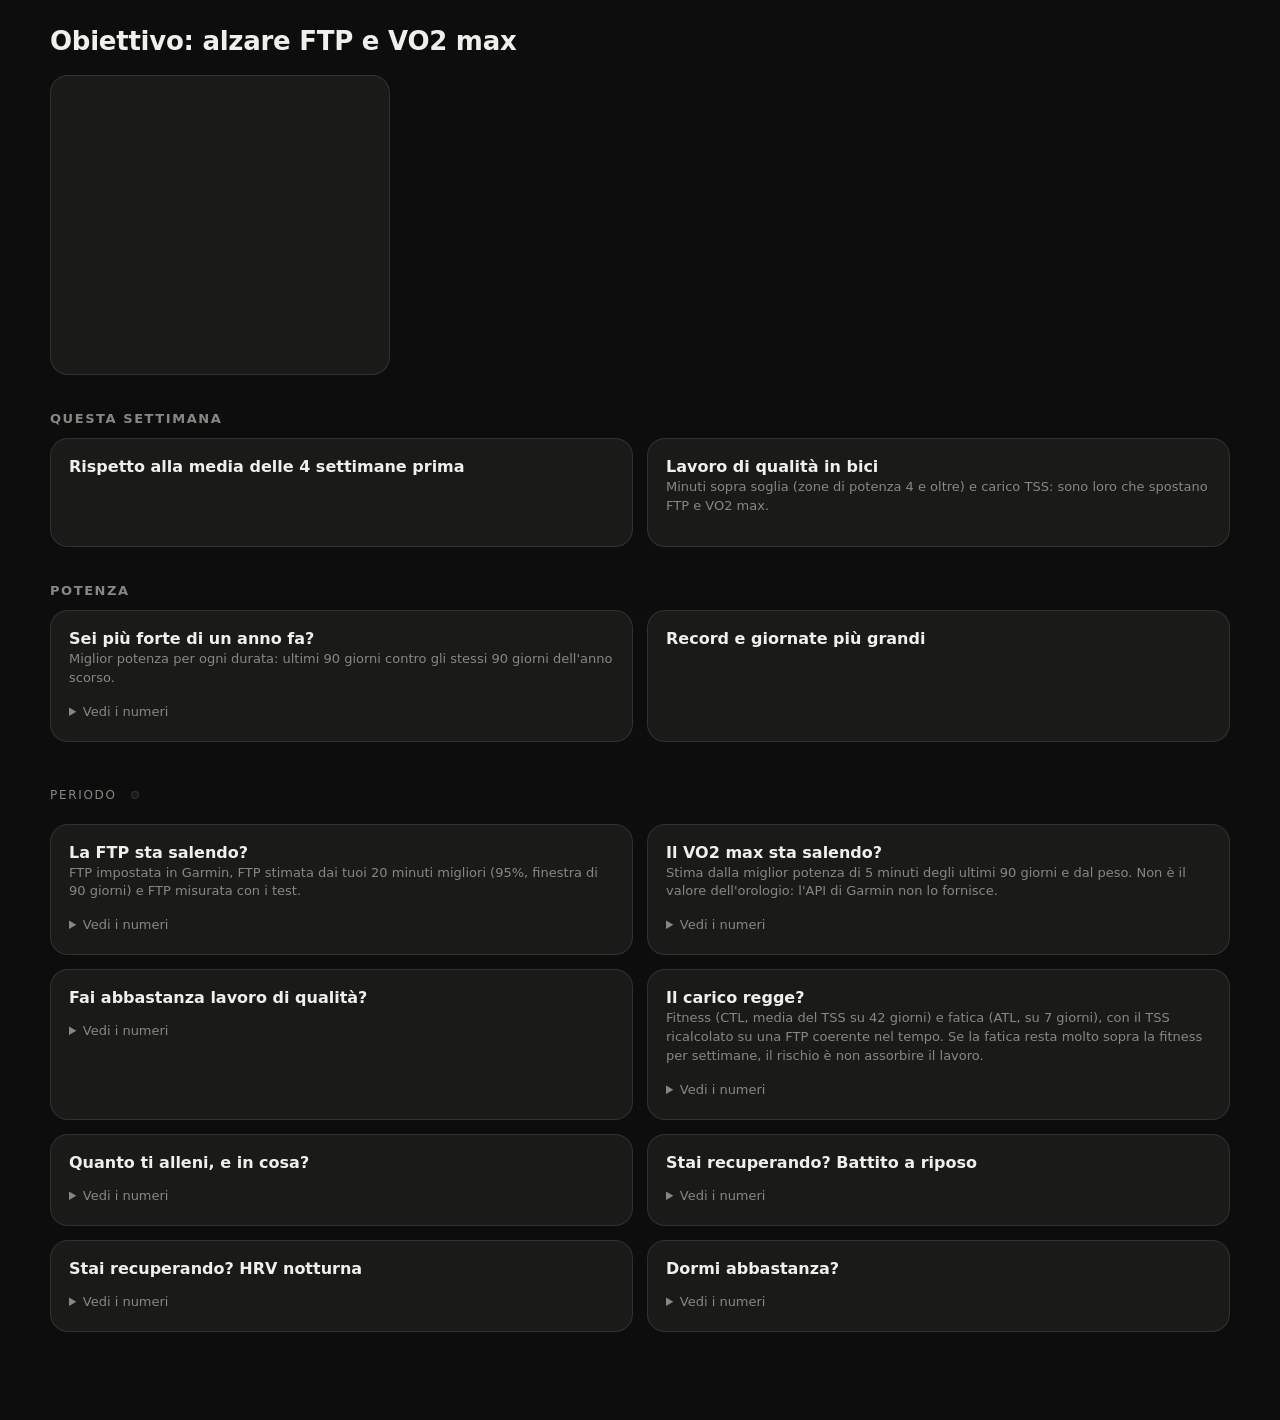
<file: garmin-dashboard/dashboard_template.html>
<!doctype html>
<html lang="it">
<head>
<meta charset="utf-8">
<meta name="viewport" content="width=device-width, initial-scale=1">
<title>FTP e VO2 max</title>
<meta name="claude:viewport-fit-sides" content="cover">
<style>
:root {
  color-scheme: dark;
  --page: #0d0d0d; --surface: #1a1a19; --surface-2: #232321;
  --ink: #f0efec; --ink-2: #c3c2b7; --muted: #898781;
  --grid: #2c2c2a; --axis: #383835; --hair: rgba(255,255,255,.10);
  --s1: #3987e5; --s2: #d95926; --s3: #199e70; --s4: #c98500;
  --z3: #184f95; --z4: #2a78d6; --z5: #86b6ef;
  --good: #0ca30c; --critical: #d03b3b;
}
* { box-sizing: border-box; }
html, body { margin: 0; background: var(--page); color: var(--ink);
  font-family: system-ui, -apple-system, "Segoe UI", sans-serif; -webkit-text-size-adjust: 100%; }
body { padding-block: 20px 48px; padding-left: max(16px, env(safe-area-inset-left, 0px));
  padding-right: max(16px, env(safe-area-inset-right, 0px)); max-width: 1212px; margin: 0 auto; }
body::before { content: ""; position: fixed; inset: 0 0 auto; height: env(safe-area-inset-top, 0px);
  z-index: 10; background: var(--page); }
h1 { font-size: 26px; line-height: 1.2; margin: 6px 0 4px; font-weight: 650; letter-spacing: -.01em; }
h2 { font-size: 13px; text-transform: uppercase; letter-spacing: .12em; color: var(--muted);
  font-weight: 600; margin: 36px 0 12px; }
h3 { font-size: 16px; margin: 0 0 2px; font-weight: 600; }
.eyebrow { font-size: 12px; text-transform: uppercase; letter-spacing: .14em; color: var(--muted); }
.lead { color: var(--ink-2); margin: 0; font-size: 15px; }
.sub { color: var(--muted); font-size: 13px; margin: 0 0 12px; line-height: 1.45; }
.card { background: var(--surface); border: 1px solid var(--hair); border-radius: 18px; padding: 18px; min-width: 0; }
.grid2 { display: grid; gap: 14px; grid-template-columns: 1fr; }
@media (min-width: 860px) { .grid2 { grid-template-columns: 1fr 1fr; } }

/* in alto: il quadrante */
.hero { display: grid; gap: 18px; grid-template-columns: 1fr; margin-top: 18px; }
@media (min-width: 860px) { .hero { grid-template-columns: 340px 1fr; } }
.dial { position: relative; width: 100%; max-width: 300px; margin: 0 auto; aspect-ratio: 300 / 254; }
.dial svg { width: 100%; height: 100%; display: block; }
.dial .center { position: absolute; top: 0; left: 0; right: 0; height: 118.1%; display: flex; flex-direction: column;
  align-items: center; justify-content: center; text-align: center; }
.dial .lbl { font-size: 12px; letter-spacing: .14em; text-transform: uppercase; color: var(--muted); }
.dial .big { font-size: 64px; font-weight: 650; line-height: 1; margin: 6px 0 2px; letter-spacing: -.02em; }
.dial .big small { font-size: 22px; font-weight: 500; color: var(--ink-2); margin-left: 2px; }
.dial .wkg { font-size: 17px; color: var(--ink-2); }
.dial-note { text-align: center; color: var(--muted); font-size: 13px; margin: 8px 0 0; line-height: 1.45; }
.tiles { display: grid; gap: 10px; grid-template-columns: 1fr 1fr; align-content: start; }
@media (min-width: 560px) { .tiles { grid-template-columns: repeat(3, 1fr); } }
.tile { background: var(--surface-2); border-radius: 14px; padding: 14px; min-width: 0; }
.tile .k { font-size: 13px; color: var(--ink-2); }
.tile .v { font-size: 28px; font-weight: 650; margin: 6px 0 4px; letter-spacing: -.01em; }
.tile .v small { font-size: 14px; color: var(--ink-2); font-weight: 500; margin-left: 2px; }
.tile .d { font-size: 13px; color: var(--muted); }
.up { color: var(--good); } .down { color: var(--critical); }
.tile .note { font-size: 12px; color: var(--muted); margin-top: 6px; line-height: 1.4; }

/* tabelle */
table { width: 100%; border-collapse: collapse; font-size: 14px; }
th { text-align: left; color: var(--muted); font-weight: 500; font-size: 12px; padding: 6px 8px 6px 0;
  border-bottom: 1px solid var(--grid); white-space: nowrap; }
td { padding: 9px 8px 9px 0; border-bottom: 1px solid var(--grid); vertical-align: top;
  font-variant-numeric: tabular-nums; }
td.num, th.num { text-align: right; }
td .avg { display: block; font-size: 12px; color: var(--muted); }
tr:last-child td { border-bottom: 0; }
.sw { display: inline-block; width: 10px; height: 10px; border-radius: 3px; margin-right: 8px; vertical-align: -1px; }
.scroll { overflow-x: auto; }
details.tbl { margin-top: 10px; }
details.tbl summary { cursor: pointer; color: var(--muted); font-size: 13px; padding: 4px 0; }
details.tbl table { font-size: 13px; margin-top: 6px; }
.rec td:first-child { color: var(--ink-2); }
.rec .val { font-weight: 600; white-space: nowrap; }
.rec .when { color: var(--muted); font-size: 12px; display: block; }

/* filtro periodo */
.filters { display: flex; gap: 8px; flex-wrap: wrap; align-items: center; margin: 36px 0 12px;
  position: sticky; top: env(safe-area-inset-top, 0px); z-index: 5; background: var(--page); padding: 10px 0; }
.filters .eyebrow { margin-right: 6px; }
.seg { display: inline-flex; background: var(--surface); border: 1px solid var(--hair); border-radius: 999px; padding: 3px; }
.seg button { font: inherit; font-size: 14px; color: var(--ink-2); background: transparent; border: 0;
  border-radius: 999px; padding: 7px 14px; cursor: pointer; }
.seg button[aria-pressed="true"] { background: var(--ink); color: var(--page); font-weight: 600; }
.seg button:focus-visible { outline: 2px solid var(--s1); outline-offset: 2px; }

/* grafici */
.chart { position: relative; width: 100%; }
.chart svg { display: block; overflow: visible; touch-action: pan-y; }
.chart svg:focus { outline: none; }
.chart svg:focus-visible { outline: 1px solid var(--axis); outline-offset: 4px; border-radius: 6px; }
.legend { display: flex; flex-wrap: wrap; gap: 6px 16px; font-size: 13px; color: var(--ink-2); margin: 4px 0 10px; }
.legend span { display: inline-flex; align-items: center; gap: 7px; }
.key-line { width: 16px; height: 2px; border-radius: 1px; display: inline-block; }
.key-rect { width: 10px; height: 10px; border-radius: 3px; display: inline-block; }
.key-band { width: 14px; height: 10px; border-radius: 3px; display: inline-block; background: var(--axis); }
.grid { stroke: var(--grid); stroke-width: 1; shape-rendering: crispEdges; }
.axis { stroke: var(--axis); stroke-width: 1; shape-rendering: crispEdges; }
.tick { fill: var(--muted); font-size: 11px; font-variant-numeric: tabular-nums; }
.endlbl { fill: var(--ink-2); font-size: 12px; font-weight: 600; }
.line { fill: none; stroke-width: 2; stroke-linejoin: round; stroke-linecap: round; }
.dot { stroke: var(--surface); stroke-width: 2; }
.band { fill: var(--axis); opacity: .55; }
.cross { stroke: var(--muted); stroke-width: 1; }
.bar-col:hover, .bar-col.on { filter: brightness(1.3); }
.tip { position: absolute; pointer-events: none; background: var(--page); border: 1px solid var(--hair);
  border-radius: 10px; padding: 8px 10px; font-size: 12px; min-width: 140px; z-index: 3;
  box-shadow: 0 6px 24px rgba(0,0,0,.5); }
.tip-h { color: var(--muted); margin-bottom: 4px; white-space: nowrap; }
.tip-r { display: flex; align-items: center; gap: 7px; white-space: nowrap; line-height: 1.6; }
.tip-r strong { color: var(--ink); font-size: 13px; font-variant-numeric: tabular-nums; }
.tip-n { color: var(--ink-2); }
.tip .key { width: 12px; height: 2px; border-radius: 1px; flex: none; }
.empty { color: var(--muted); font-size: 14px; padding: 40px 0; text-align: center; }
footer { margin-top: 40px; color: var(--muted); font-size: 13px; line-height: 1.6; }
footer p { margin: 0 0 8px; }
</style>
</head>
<body>
<header>
  <div class="eyebrow" id="updated"></div>
  <h1>Obiettivo: alzare FTP e VO2&nbsp;max</h1>
  <p class="lead" id="lead"></p>
</header>

<section class="hero">
  <div class="card">
    <div class="dial" id="dial"></div>
    <p class="dial-note" id="dial-note"></p>
  </div>
  <div class="tiles" id="tiles"></div>
</section>

<h2>Questa settimana</h2>
<div class="grid2">
  <div class="card">
    <h3>Rispetto alla media delle 4 settimane prima</h3>
    <p class="sub" id="week-sub"></p>
    <div class="scroll"><table id="week-table"></table></div>
  </div>
  <div class="card">
    <h3>Lavoro di qualità in bici</h3>
    <p class="sub">Minuti sopra soglia (zone di potenza 4 e oltre) e carico TSS: sono loro che spostano FTP e VO2&nbsp;max.</p>
    <div class="tiles" id="week-tiles" style="grid-template-columns:1fr 1fr"></div>
  </div>
</div>

<h2>Potenza</h2>
<div class="grid2">
  <div class="card">
    <h3>Sei più forte di un anno fa?</h3>
    <p class="sub">Miglior potenza per ogni durata: ultimi 90 giorni contro gli stessi 90 giorni dell'anno scorso.</p>
    <div id="curve-legend"></div>
    <div class="chart" id="curve"></div>
    <details class="tbl"><summary>Vedi i numeri</summary><div class="scroll" id="curve-table"></div></details>
  </div>
  <div class="card">
    <h3>Record e giornate più grandi</h3>
    <p class="sub" id="rec-sub"></p>
    <div class="scroll"><table class="rec" id="records"></table></div>
  </div>
</div>

<div class="filters" role="group" aria-label="Periodo dei grafici qui sotto">
  <span class="eyebrow">Periodo</span>
  <div class="seg" id="range"></div>
</div>

<div class="grid2">
  <div class="card">
    <h3>La FTP sta salendo?</h3>
    <p class="sub">FTP impostata in Garmin, FTP stimata dai tuoi 20 minuti migliori (95%, finestra di 90 giorni) e FTP misurata con i test.</p>
    <div id="ftp-legend"></div>
    <div class="chart" id="ftp"></div>
    <details class="tbl"><summary>Vedi i numeri</summary><div class="scroll" id="ftp-table"></div></details>
  </div>
  <div class="card">
    <h3>Il VO2&nbsp;max sta salendo?</h3>
    <p class="sub">Stima dalla miglior potenza di 5 minuti degli ultimi 90 giorni e dal peso. Non è il valore dell'orologio: l'API di Garmin non lo fornisce.</p>
    <div class="chart" id="vo2"></div>
    <details class="tbl"><summary>Vedi i numeri</summary><div class="scroll" id="vo2-table"></div></details>
  </div>
  <div class="card">
    <h3>Fai abbastanza lavoro di qualità?</h3>
    <p class="sub" id="zones-sub"></p>
    <div id="zones-legend"></div>
    <div class="chart" id="zones"></div>
    <details class="tbl"><summary>Vedi i numeri</summary><div class="scroll" id="zones-table"></div></details>
  </div>
  <div class="card">
    <h3>Il carico regge?</h3>
    <p class="sub">Fitness (CTL, media del TSS su 42 giorni) e fatica (ATL, su 7 giorni), con il TSS ricalcolato su una FTP coerente nel tempo. Se la fatica resta molto sopra la fitness per settimane, il rischio è non assorbire il lavoro.</p>
    <div id="pmc-legend"></div>
    <div class="chart" id="pmc"></div>
    <details class="tbl"><summary>Vedi i numeri</summary><div class="scroll" id="pmc-table"></div></details>
  </div>
  <div class="card">
    <h3>Quanto ti alleni, e in cosa?</h3>
    <p class="sub" id="vol-sub"></p>
    <div id="vol-legend"></div>
    <div class="chart" id="vol"></div>
    <details class="tbl"><summary>Vedi i numeri</summary><div class="scroll" id="vol-table"></div></details>
  </div>
  <div class="card">
    <h3>Stai recuperando? Battito a riposo</h3>
    <p class="sub" id="rhr-sub"></p>
    <div class="chart" id="rhr"></div>
    <details class="tbl"><summary>Vedi i numeri</summary><div class="scroll" id="rhr-table"></div></details>
  </div>
  <div class="card">
    <h3>Stai recuperando? HRV notturna</h3>
    <p class="sub" id="hrv-sub"></p>
    <div id="hrv-legend"></div>
    <div class="chart" id="hrv"></div>
    <details class="tbl"><summary>Vedi i numeri</summary><div class="scroll" id="hrv-table"></div></details>
  </div>
  <div class="card">
    <h3>Dormi abbastanza?</h3>
    <p class="sub" id="sleep-sub"></p>
    <div class="chart" id="sleep"></div>
    <details class="tbl"><summary>Vedi i numeri</summary><div class="scroll" id="sleep-table"></div></details>
  </div>
</div>

<footer id="foot"></footer>

<script>
"use strict";
const D = /*__DATA__*/null;

// ------------------------------------------------------------------ utilita'
const NS = "http://www.w3.org/2000/svg";
const DAY = 86400000;
const MESI = ["gen", "feb", "mar", "apr", "mag", "giu", "lug", "ago", "set", "ott", "nov", "dic"];
const COL = n => getComputedStyle(document.documentElement).getPropertyValue(n).trim();
function S(tag, attrs, parent) {
  const e = document.createElementNS(NS, tag);
  for (const k in attrs || {}) e.setAttribute(k, attrs[k]);
  if (parent) parent.appendChild(e);
  return e;
}
function H(tag, cls, text, parent) {
  const e = document.createElement(tag);
  if (cls) e.className = cls;
  if (text != null) e.textContent = text;
  if (parent) parent.appendChild(e);
  return e;
}
const nf = (v, d = 0) => (v == null || Number.isNaN(v)) ? "–"
  : Number(v).toLocaleString("it-IT", { minimumFractionDigits: d, maximumFractionDigits: d });
const toT = s => Date.parse(s + "T00:00:00Z");
const fDay = t => { const d = new Date(t); return d.getUTCDate() + " " + MESI[d.getUTCMonth()] + " " + d.getUTCFullYear(); };
const fMonth = t => { const d = new Date(t); return MESI[d.getUTCMonth()] + " " + d.getUTCFullYear(); };
const TODAY = toT(D.generated);
const SPORT = {
  bike: { name: "Bici", color: "--s1" }, walk: { name: "Camminata", color: "--s2" },
  strength: { name: "Pesi", color: "--s3" }, other: { name: "Altro", color: "--s4" },
};

function niceTicks(lo, hi, n) {
  if (lo === hi) { lo -= 1; hi += 1; }
  const raw = (hi - lo) / n, mag = Math.pow(10, Math.floor(Math.log10(raw))), e = raw / mag;
  const step = (e >= 7.5 ? 10 : e >= 3.5 ? 5 : e >= 1.5 ? 2 : 1) * mag;
  const out = [];
  for (let v = Math.floor(lo / step) * step; v <= Math.ceil(hi / step) * step + step / 2; v += step) out.push(+v.toFixed(10));
  return out;
}
function timeTicks(t0, t1, width) {
  const maxN = Math.max(2, Math.floor(width / 52));
  const months = (t1 - t0) / (30.44 * DAY);
  const step = [1, 2, 3, 6, 12, 24].find(s => months / s <= maxN) || 36;
  const d0 = new Date(t0);
  let k = d0.getUTCFullYear() * 12 + d0.getUTCMonth() + 1;
  k = step >= 12 ? Math.ceil(k / 12) * 12 : Math.ceil(k / step) * step;
  const out = [];
  for (; ; k += step) {
    const y = Math.floor(k / 12), m = k % 12, t = Date.UTC(y, m, 1);
    if (t > t1) break;
    out.push([t, step >= 12 ? String(y) : (m === 0 ? "gen " + String(y).slice(2) : MESI[m])]);
  }
  return out;
}
function legend(host, items) {
  host.textContent = "";
  const box = H("div", "legend", null, host);
  items.forEach(it => {
    const s = H("span", null, null, box);
    const k = H("span", it.kind === "rect" ? "key-rect" : it.kind === "band" ? "key-band" : "key-line", null, s);
    if (it.kind !== "band") k.style.background = COL(it.color);
    H("span", null, it.name, s);
  });
}
function table(host, head, rows, numFrom = 1) {
  host.textContent = "";
  const t = H("table", null, null, host);
  const tr = H("tr", null, null, H("thead", null, null, t));
  head.forEach((h, i) => H("th", i >= numFrom ? "num" : null, h, tr));
  const tb = H("tbody", null, null, t);
  rows.forEach(r => {
    const row = H("tr", null, null, tb);
    r.forEach((c, i) => H("td", i >= numFrom ? "num" : null, c, row));
  });
}

// ------------------------------------------------------------------ grafico a linee
function lineChart(host, cfg) {
  host.textContent = "";
  const W = Math.max(260, host.clientWidth), Hh = cfg.height || 220;
  const m = { l: 40, r: cfg.endLabels === false ? 14 : 44, t: 12, b: 26 };
  const pw = W - m.l - m.r, ph = Hh - m.t - m.b;
  const xv = cfg.log ? cfg.x.map(v => Math.log10(v)) : cfg.x;
  const drawn = cfg.series.filter(s => !s.hidden);
  const vals = [];
  drawn.forEach(s => s.vals.forEach(v => v != null && vals.push(v)));
  if (cfg.band) [cfg.band.lo, cfg.band.hi].forEach(a => a.forEach(v => v != null && vals.push(v)));
  if (!vals.length || !xv.length) { H("p", "empty", "Nessun dato in questo periodo", host); return; }
  const x0 = Math.min(...xv), x1 = Math.max(...xv);
  let lo = Math.min(...vals), hi = Math.max(...vals);
  const pad = (hi - lo) * 0.08 || 1;
  const ticks = niceTicks(cfg.zero ? 0 : lo - pad, hi + pad, 4);
  const y0 = ticks[0], y1 = ticks[ticks.length - 1];
  const X = v => m.l + (x1 === x0 ? pw / 2 : (v - x0) / (x1 - x0) * pw);
  const Y = v => m.t + ph - (v - y0) / (y1 - y0) * ph;
  const svg = S("svg", { width: W, height: Hh, viewBox: `0 0 ${W} ${Hh}`, tabindex: 0, role: "img",
    "aria-label": cfg.label + ". Usa le frecce per leggere i valori." }, host);

  ticks.forEach(t => {
    S("line", { x1: m.l, x2: m.l + pw, y1: Y(t), y2: Y(t), class: "grid" }, svg);
    S("text", { x: m.l - 8, y: Y(t) + 4, class: "tick", "text-anchor": "end" }, svg).textContent = nf(t, cfg.tickDec || 0);
  });
  const xt = cfg.log ? cfg.logTicks.map(([v, l]) => [Math.log10(v), l]) : timeTicks(x0, x1, pw);
  xt.forEach(([v, l]) => S("text", { x: X(v), y: Hh - 6, class: "tick", "text-anchor": "middle" }, svg).textContent = l);
  S("line", { x1: m.l, x2: m.l + pw, y1: m.t + ph, y2: m.t + ph, class: "axis" }, svg);

  if (cfg.band) {  // fascia di riferimento (es. baseline HRV)
    let seg = [];
    const flush = () => {
      if (seg.length > 1) {
        const up = seg.map(i => `${X(xv[i])},${Y(cfg.band.hi[i])}`);
        const dn = seg.slice().reverse().map(i => `${X(xv[i])},${Y(cfg.band.lo[i])}`);
        S("polygon", { points: up.concat(dn).join(" "), class: "band" }, svg);
      }
      seg = [];
    };
    xv.forEach((_, i) => (cfg.band.lo[i] != null && cfg.band.hi[i] != null) ? seg.push(i) : flush());
    flush();
  }
  drawn.forEach(s => {
    let d = "", pen = false;
    s.vals.forEach((v, i) => {
      if (v == null) { if (!s.step) pen = false; return; }
      const px = X(xv[i]), py = Y(v);
      if (!pen) { d += `M${px},${py}`; pen = true; }
      else d += s.step ? `H${px}V${py}` : `L${px},${py}`;
    });
    S("path", { d, class: "line", stroke: COL(s.color) }, svg);
  });
  const ends = [];
  drawn.forEach(s => {
    for (let i = s.vals.length - 1; i >= 0; i--) if (s.vals[i] != null) { ends.push({ s, i, y: Y(s.vals[i]) }); break; }
  });
  ends.sort((a, b) => a.y - b.y);
  let lastY = -99;
  ends.forEach(e => {
    S("circle", { cx: X(xv[e.i]), cy: e.y, r: 4, fill: COL(e.s.color), class: "dot" }, svg);
    if (cfg.endLabels !== false && e.y - lastY >= 15) {
      S("text", { x: X(xv[e.i]) + 9, y: e.y + 4, class: "endlbl" }, svg).textContent = nf(e.s.vals[e.i], e.s.dec || 0);
      lastY = e.y;
    }
  });

  // hover: mirino verticale che cerca la X piu' vicina, un solo tooltip con tutte le serie
  const cross = S("line", { y1: m.t, y2: m.t + ph, class: "cross", visibility: "hidden" }, svg);
  const marks = drawn.map(s => S("circle", { r: 4, fill: COL(s.color), class: "dot", visibility: "hidden" }, svg));
  const tip = H("div", "tip", null, host);
  tip.hidden = true;
  let cur = null;
  function show(i) {
    cur = i;
    const px = X(xv[i]);
    cross.setAttribute("x1", px); cross.setAttribute("x2", px); cross.setAttribute("visibility", "visible");
    drawn.forEach((s, k) => {
      const v = s.vals[i];
      marks[k].setAttribute("visibility", v == null ? "hidden" : "visible");
      if (v != null) { marks[k].setAttribute("cx", px); marks[k].setAttribute("cy", Y(v)); }
    });
    tip.textContent = "";
    H("div", "tip-h", cfg.xFmt(cfg.x[i]), tip);
    cfg.series.forEach(s => {
      const r = H("div", "tip-r", null, tip);
      const k = H("span", "key", null, r);
      k.style.background = s.hidden ? "transparent" : COL(s.color);
      H("strong", null, nf(s.vals[i], s.dec || 0) + (s.unit ? " " + s.unit : ""), r);
      H("span", "tip-n", s.name, r);
    });
    tip.hidden = false;
    const tw = tip.offsetWidth;
    let left = px + 14;
    if (left + tw > W) left = px - 14 - tw;
    tip.style.left = Math.max(0, left) + "px";
    tip.style.top = m.t + "px";
  }
  function hide() { cross.setAttribute("visibility", "hidden"); marks.forEach(c => c.setAttribute("visibility", "hidden")); tip.hidden = true; }
  function nearest(clientX) {
    const r = svg.getBoundingClientRect();
    const v = x0 + (clientX - r.left - m.l) / pw * (x1 - x0);
    let a = 0, b = xv.length - 1;
    while (b - a > 1) { const mid = (a + b) >> 1; if (xv[mid] < v) a = mid; else b = mid; }
    return Math.abs(xv[a] - v) <= Math.abs(xv[b] - v) ? a : b;
  }
  svg.addEventListener("pointermove", ev => show(nearest(ev.clientX)));
  svg.addEventListener("pointerdown", ev => show(nearest(ev.clientX)));
  svg.addEventListener("pointerleave", hide);
  svg.addEventListener("focus", () => show(cur == null ? xv.length - 1 : cur));
  svg.addEventListener("blur", hide);
  svg.addEventListener("keydown", ev => {
    if (ev.key === "ArrowLeft" || ev.key === "ArrowRight") {
      ev.preventDefault();
      const base = cur == null ? xv.length - 1 : cur;
      show(Math.min(xv.length - 1, Math.max(0, base + (ev.key === "ArrowRight" ? 1 : -1))));
    }
  });
}

// ------------------------------------------------------------------ colonne impilate
function barChart(host, cfg) {
  host.textContent = "";
  const W = Math.max(260, host.clientWidth), Hh = cfg.height || 220;
  const m = { l: 40, r: 10, t: 12, b: 26 };
  const pw = W - m.l - m.r, ph = Hh - m.t - m.b, n = cfg.rows.length;
  if (!n) { H("p", "empty", "Nessun dato in questo periodo", host); return; }
  const totals = cfg.rows.map(r => r.reduce((a, b) => a + (b || 0), 0));
  const ticks = niceTicks(0, Math.max(...totals, 1), 4), top = ticks[ticks.length - 1];
  const Y = v => m.t + ph - v / top * ph;
  const band = pw / n, bw = Math.max(1.5, Math.min(24, band - 2));
  const cx = i => m.l + band * (i + 0.5);
  const svg = S("svg", { width: W, height: Hh, viewBox: `0 0 ${W} ${Hh}`, role: "img", "aria-label": cfg.label }, host);
  ticks.forEach(t => {
    S("line", { x1: m.l, x2: m.l + pw, y1: Y(t), y2: Y(t), class: "grid" }, svg);
    S("text", { x: m.l - 8, y: Y(t) + 4, class: "tick", "text-anchor": "end" }, svg).textContent = nf(t);
  });
  const t0 = cfg.t[0], t1 = cfg.t[n - 1];
  timeTicks(t0, t1, pw).forEach(([t, l]) => {
    const x = n === 1 ? cx(0) : cx(0) + (t - t0) / (t1 - t0) * (cx(n - 1) - cx(0));
    S("text", { x, y: Hh - 6, class: "tick", "text-anchor": "middle" }, svg).textContent = l;
  });
  const tip = H("div", "tip", null, host);
  tip.hidden = true;
  cfg.rows.forEach((row, i) => {
    const g = S("g", { class: "bar-col", tabindex: 0 }, svg);
    const x = cx(i) - bw / 2;
    let acc = 0;
    const last = row.reduce((k, v, j) => (v > 0 ? j : k), -1);
    row.forEach((v, j) => {
      if (!(v > 0)) return;
      const yTop = Y(acc + v), yBot = Y(acc);
      acc += v;
      if (j === last) {
        const h = yBot - yTop, r = Math.min(4, h, bw / 2);
        S("path", { d: `M${x},${yBot}V${yTop + r}Q${x},${yTop} ${x + r},${yTop}H${x + bw - r}Q${x + bw},${yTop} ${x + bw},${yTop + r}V${yBot}Z`,
          fill: COL(cfg.cats[j].color) }, g);
      } else {
        const h = Math.max(0, yBot - yTop - 2);  // 2px di superficie tra i segmenti
        if (h > 0) S("rect", { x, y: yTop + 2, width: bw, height: h, fill: COL(cfg.cats[j].color) }, g);
      }
    });
    S("rect", { x: m.l + band * i, y: m.t, width: band, height: ph, fill: "transparent" }, g);
    const show = () => {
      tip.textContent = "";
      H("div", "tip-h", cfg.xFmt(cfg.t[i]), tip);
      cfg.cats.forEach((c, j) => {
        const r = H("div", "tip-r", null, tip);
        H("span", "key", null, r).style.background = COL(c.color);
        H("strong", null, nf(row[j], cfg.dec || 0) + " " + cfg.unit, r);
        H("span", "tip-n", c.name, r);
      });
      const r = H("div", "tip-r", null, tip);
      H("span", "key", null, r).style.background = "transparent";
      H("strong", null, nf(totals[i], cfg.dec || 0) + " " + cfg.unit, r);
      H("span", "tip-n", "totale", r);
      tip.hidden = false;
      const tw = tip.offsetWidth;
      let left = cx(i) + 14;
      if (left + tw > W) left = cx(i) - 14 - tw;
      tip.style.left = Math.max(0, left) + "px";
      tip.style.top = m.t + "px";
      g.classList.add("on");
    };
    const hide = () => { tip.hidden = true; g.classList.remove("on"); };
    g.addEventListener("pointerenter", show);
    g.addEventListener("pointerdown", show);
    g.addEventListener("pointerleave", hide);
    g.addEventListener("focus", show);
    g.addEventListener("blur", hide);
  });
  S("line", { x1: m.l, x2: m.l + pw, y1: m.t + ph, y2: m.t + ph, class: "axis" }, svg);
}

// ------------------------------------------------------------------ in alto
function delta(now, then, unit, dec, label) {
  if (now == null || then == null) return { text: "nessun confronto " + label, cls: "" };
  const d = now - then;
  if (Math.abs(d) < Math.pow(10, -dec) / 2) return { text: "= " + label, cls: "" };
  return { text: (d > 0 ? "▲ +" : "▼ ") + nf(d, dec) + (unit ? " " + unit : "") + " " + label, cls: d > 0 ? "up" : "down" };
}
function tile(host, k, v, unit, dl, note) {
  const t = H("div", "tile", null, host);
  H("div", "k", k, t);
  const vv = H("div", "v", v, t);
  if (unit) H("small", null, unit, vv);
  if (dl) H("div", "d " + dl.cls, dl.text, t);
  if (note) H("div", "note", note, t);
}
function renderTop() {
  const h = D.hero;
  document.getElementById("updated").textContent = "Garmin · aggiornata il " + fDay(TODAY);
  document.getElementById("lead").textContent =
    `${nf(D.counts.acts)} attività dal ${fDay(toT(D.counts.first))}, di cui ${nf(D.counts.bike)} in bici.`;

  // quadrante: FTP di oggi rispetto alla piu' alta dimostrata (test o 95% del miglior 20')
  const dial = document.getElementById("dial");
  const R = 128, C = 2 * Math.PI * R, arc = 0.75;
  const svg = S("svg", { viewBox: "0 0 300 254", "aria-hidden": "true" }, dial);
  const base = { cx: 150, cy: 150, r: R, fill: "none", "stroke-width": 10, "stroke-linecap": "round",
    transform: "rotate(135 150 150)" };
  S("circle", Object.assign({}, base, { stroke: COL("--z3"), "stroke-dasharray": `${C * arc} ${C}` }), svg);
  const frac = h.ftp_main && h.demo_max ? Math.min(1, h.ftp_main / h.demo_max) : 0;
  S("circle", Object.assign({}, base, { stroke: COL("--s1"), "stroke-dasharray": `${C * arc * frac} ${C}` }), svg);
  for (let i = 0; i <= 12; i++) {  // tacche da quadrante
    const a = (135 + i * 270 / 12) * Math.PI / 180;
    S("line", { x1: 150 + Math.cos(a) * 112, y1: 150 + Math.sin(a) * 112, x2: 150 + Math.cos(a) * (i % 3 ? 106 : 100),
      y2: 150 + Math.sin(a) * (i % 3 ? 106 : 100), stroke: COL("--axis"), "stroke-width": 2, "stroke-linecap": "round" }, svg);
  }
  const c = H("div", "center", null, dial);
  const fromTest = h.ftp_main_src === "test";
  H("div", "lbl", fromTest ? "FTP · " + h.ftp_main_label : "FTP Garmin", c);
  const big = H("div", "big", nf(h.ftp_main), c);
  H("small", null, "W", big);
  H("div", "wkg", h.kg ? nf(h.ftp_main / h.kg, 2) + " W/kg" : "", c);
  const dl = delta(h.ftp_main, h.ftp_main_365, "W", 0, "in 12 mesi");
  H("div", "d " + dl.cls, dl.text, c).style.cssText = "font-size:14px;margin-top:8px";
  document.getElementById("dial-note").textContent =
    (fromTest ? `Misurata con il ${h.ftp_main_label} del ${fDay(toT(h.test_day))}. `
      : (h.ftp_since ? `Impostata in Garmin dal ${fDay(toT(h.ftp_since))}. ` : "")) +
    (h.demo_max ? `L'arco pieno è la FTP più alta che hai dimostrato: ${nf(h.demo_max)} W (${fDay(toT(h.demo_max_day))}).` : "");

  const tiles = document.getElementById("tiles");
  tile(tiles, "VO2 max stimato", nf(h.vo2, 1), "ml/kg/min", delta(h.vo2, h.vo2_365, "", 1, "in 12 mesi"),
    "Dalla potenza 5′ e dal peso. Garmin non espone il suo valore.");
  tile(tiles, "Potenza 5′ (90 giorni)", nf(h.p5), "W", delta(h.p5, h.p5_365, "W", 0, "in 12 mesi"),
    h.p5_day ? "Fatta il " + fDay(toT(h.p5_day)) + "." : null);
  tile(tiles, "FTP stimata dai 20′", nf(h.ftp_est), "W", delta(h.ftp_est, h.ftp_est_365, "W", 0, "in 12 mesi"),
    "95% del miglior 20′ degli ultimi 90 giorni.");
  tile(tiles, "Peso", nf(h.kg, 1), "kg", null, h.kg_day ? "Ultima pesata: " + fDay(toT(h.kg_day)) + "." : null);
  tile(tiles, "Fitness (CTL)", nf(h.ctl), "", null, `Fatica (ATL) ${nf(h.atl)}, forma (TSB) ${nf(h.ctl - h.atl)}.`);
  if (fromTest) {
    const off = h.ftp != null ? h.ftp - h.ftp_main : null;
    tile(tiles, "FTP impostata in Garmin", nf(h.ftp), "W", null,
      off == null ? null : Math.abs(off) <= 5 ? "Allineata al test: zone e minuti in zona 4 sono affidabili."
        : `${nf(Math.abs(off))} W ${off > 0 ? "sopra" : "sotto"} il test: correggila in Garmin Connect, zone e minuti in zona 4 dipendono da lei.`);
    return;
  }
  const t = h.last_test;
  if (t && h.ftp != null) {
    const off = h.ftp - t.watts;
    tile(tiles, "FTP Garmin contro il test", (off > 0 ? "+" : "") + nf(off), "W", null,
      Math.abs(off) <= 5 ? `Allineata al ${t.note} del ${fDay(toT(t.day))} (${nf(t.watts)} W): zone e minuti in zona 4 sono affidabili.`
        : `${off > 0 ? "Sopra" : "Sotto"} il ${t.note} del ${fDay(toT(t.day))} (${nf(t.watts)} W): correggila in Garmin Connect.`);
    return;
  }
  const gap = h.ftp != null && h.ftp_est != null ? h.ftp - h.ftp_est : null;
  tile(tiles, "FTP Garmin contro i dati", gap == null ? "–" : (gap > 0 ? "+" : "") + nf(gap), "W", null,
    gap == null ? null : Math.abs(gap) <= 8 ? "Allineate: la FTP impostata è coerente con i tuoi 20′."
      : gap > 0 ? "Garmin è sopra i tuoi 20′ recenti: un test di 20′ dice quale delle due è vera."
      : "Garmin è sotto i tuoi 20′ recenti: aggiorna la FTP, zone e TSS sono sballati.");
}

function renderWeek() {
  const w = D.week;
  document.getElementById("week-sub").textContent =
    `Dal ${fDay(toT(w.start))} a oggi (${w.days} giorn${w.days === 1 ? "o" : "i"}): la settimana non è finita, le medie sì.`;
  const t = document.getElementById("week-table");
  t.textContent = "";
  const tr = H("tr", null, null, H("thead", null, null, t));
  ["Sport", "Ore", "Km", "Sedute"].forEach((x, i) => H("th", i ? "num" : null, x, tr));
  const tb = H("tbody", null, null, t);
  Object.keys(SPORT).forEach(k => {
    const s = w.sports[k];
    if (!s || (!s.n && !s.n4)) return;
    const row = H("tr", null, null, tb);
    const c0 = H("td", null, null, row);
    H("span", "sw", null, c0).style.background = COL(SPORT[k].color);
    c0.appendChild(document.createTextNode(SPORT[k].name));
    [[s.h, s.h4, 1], [s.km, s.km4, 0], [s.n, s.n4, 1]].forEach(([a, b, d], i) => {
      const td = H("td", "num", nf(a, i === 2 ? 0 : d), row);
      H("span", "avg", "media " + nf(b, d), td);
    });
  });
  const tiles = document.getElementById("week-tiles");
  tile(tiles, "Minuti zona 4+", nf(w.q), "min", null, "Media 4 settimane: " + nf(w.q4) + " min.");
  tile(tiles, "TSS", nf(w.tss), "", null, "Media 4 settimane: " + nf(w.tss4) + ".");
}

const DUR = s => s < 60 ? s + "s" : s < 3600 ? (s / 60) + "′" : (s / 3600) + "h";
function renderCurve() {
  const c = D.curve;
  legend(document.getElementById("curve-legend"), [
    { name: "Ultimi 90 giorni", color: "--s1" }, { name: "Stessi 90 giorni, un anno fa", color: "--s2" }]);
  const draw = () => lineChart(document.getElementById("curve"), {
    x: c.durations, log: true, label: "Curva di potenza",
    logTicks: [[1, "1s"], [5, "5s"], [15, "15s"], [60, "1′"], [300, "5′"], [1200, "20′"], [3600, "1h"]].filter(([v]) => v <= c.durations[c.durations.length - 1]),
    xFmt: s => "Miglior potenza su " + DUR(s),
    series: [{ name: "ultimi 90 giorni", color: "--s1", vals: c.last90, unit: "W" },
             { name: "un anno fa", color: "--s2", vals: c.yearago, unit: "W" }],
  });
  draw();
  table(document.getElementById("curve-table"), ["Durata", "Ultimi 90 gg", "Un anno fa", "Record", "Del"],
    c.durations.map((s, i) => [DUR(s), nf(c.last90[i]), nf(c.yearago[i]), nf(c.alltime[i][0]),
      c.alltime[i][1] ? fDay(toT(c.alltime[i][1])) : "–"]));
  return draw;
}
function renderRecords() {
  document.getElementById("rec-sub").textContent = "Su tutto lo storico. Potenze sopra soglie impossibili (sensore impazzito) sono scartate.";
  const t = document.getElementById("records");
  t.textContent = "";
  D.records.forEach(r => {
    const row = H("tr", null, null, t);
    const a = H("td", null, r.label, row);
    H("span", "when", (r.date ? fDay(toT(r.date)) : "") + (r.name ? " · " + r.name : ""), a);
    H("td", "num val", nf(r.value, r.unit === "km" || r.unit === "h" ? 1 : 0) + (r.unit ? " " + r.unit : ""), row);
  });
}

// ------------------------------------------------------------------ andamenti (filtrati per periodo)
const RANGES = [["3 mesi", 91], ["12 mesi", 365], ["3 anni", 1096], ["Tutto", Infinity]];
let range = 365;

function slice(ts, days) {
  const from = TODAY - days * DAY;
  let i = 0;
  while (i < ts.length && toT(ts[i]) < from) i++;
  return i;
}
function weeklyCut() {
  const w = D.weekly, i = slice(w.t, range);
  const t = w.t.slice(i).map(toT);
  const get = k => w[k].slice(i);
  return { t, get };
}
// somma per mese quando il periodo e' lungo, cosi' le colonne restano leggibili
function grouped(t, cols) {
  if (range <= 400) return { t, cols, per: "settimana", fmt: x => "Settimana dal " + fDay(x) };
  const keys = [], idx = new Map();
  const out = cols.map(() => []);
  t.forEach((x, i) => {
    const d = new Date(x), k = Date.UTC(d.getUTCFullYear(), d.getUTCMonth(), 1);
    if (!idx.has(k)) { idx.set(k, keys.length); keys.push(k); out.forEach(o => o.push(0)); }
    const j = idx.get(k);
    cols.forEach((c, n) => { out[n][j] += c[i] || 0; });
  });
  return { t: keys, cols: out, per: "mese", fmt: fMonth };
}
function rolling(vals, win) {
  return vals.map((_, i) => {
    let s = 0, n = 0;
    for (let k = Math.max(0, i - win + 1); k <= i; k++) if (vals[k] != null) { s += vals[k]; n++; }
    return n ? s / n : null;
  });
}
function daily(keys) {  // serie giornaliere: media mobile 7 giorni, oppure medie settimanali sui periodi lunghi
  const h = D.health, i = slice(h.t, range);
  const t = h.t.slice(i).map(toT);
  const cols = keys.map(k => h[k].slice(i));
  if (range <= 400) return { t, cols: cols.map(c => rolling(c, 7)), raw: cols, fmt: fDay, per: "media 7 giorni" };
  const wk = new Map(), order = [];
  t.forEach((x, n) => {
    const d = new Date(x), k = x - ((d.getUTCDay() + 6) % 7) * DAY;
    if (!wk.has(k)) { wk.set(k, cols.map(() => [])); order.push(k); }
    cols.forEach((c, j) => c[n] != null && wk.get(k)[j].push(c[n]));
  });
  const avg = a => a.length ? a.reduce((p, q) => p + q, 0) / a.length : null;
  const out = cols.map((_, j) => order.map(k => avg(wk.get(k)[j])));
  return { t: order, cols: out, raw: out, fmt: x => "Settimana dal " + fDay(x), per: "media settimanale" };
}
function tableRows(t, fmt, cols, decs) {
  const rows = t.map((x, i) => [fmt(x)].concat(cols.map((c, j) => nf(c[i], decs[j] || 0))));
  return rows.reverse();
}

function renderTrends() {
  // FTP
  const w = weeklyCut();
  const ftpG = w.get("ftp_garmin"), ftpE = w.get("ftp_est"), ftpT = w.get("ftp_test"), wFmt = x => "Settimana dal " + fDay(x);
  const hasTest = ftpT.some(v => v != null);
  legend(document.getElementById("ftp-legend"), [
    { name: "FTP impostata in Garmin", color: "--s1" }, { name: "FTP stimata dai 20′", color: "--s2" }]
    .concat(hasTest ? [{ name: "FTP da test", color: "--s3" }] : []));
  lineChart(document.getElementById("ftp"), { x: w.t, xFmt: wFmt, label: "FTP nel tempo",
    series: [{ name: "Garmin", color: "--s1", vals: ftpG, unit: "W", step: true },
             { name: "stimata dai 20′", color: "--s2", vals: ftpE, unit: "W" }]
      .concat(hasTest ? [{ name: "da test", color: "--s3", vals: ftpT, unit: "W", step: true }] : []) });
  table(document.getElementById("ftp-table"), ["Settimana", "FTP Garmin", "FTP stimata", "FTP da test"],
    tableRows(w.t, fDay, [ftpG, ftpE, ftpT], [0, 0, 0]));

  // VO2 max
  const vo2 = w.get("vo2"), p5 = w.get("p5");
  lineChart(document.getElementById("vo2"), { x: w.t, xFmt: wFmt, label: "VO2 max stimato nel tempo",
    series: [{ name: "VO2 max stimato", color: "--s1", vals: vo2, unit: "ml/kg/min", dec: 1 },
             { name: "potenza 5′ (90 gg)", color: "--s1", vals: p5, unit: "W", hidden: true }] });
  table(document.getElementById("vo2-table"), ["Settimana", "VO2 max stimato", "Potenza 5′"],
    tableRows(w.t, fDay, [vo2, p5], [1, 0]));

  // zone
  const zg = grouped(w.t, [w.get("z3"), w.get("z4"), w.get("z5")]);
  document.getElementById("zones-sub").textContent =
    `Minuti per ${zg.per} nelle zone di potenza: zona 3 tempo, zona 4 soglia (alza la FTP), zona 5 e oltre VO2 max. Le zone le calcola Garmin con la FTP impostata quel giorno: fino al 2021 era troppo bassa, quindi quei minuti sono gonfiati.`;
  const zc = [{ name: "Z3 tempo", color: "--z3" }, { name: "Z4 soglia", color: "--z4" }, { name: "Z5+ VO2 max", color: "--z5" }];
  legend(document.getElementById("zones-legend"), zc.map(c => Object.assign({ kind: "rect" }, c)));
  barChart(document.getElementById("zones"), { t: zg.t, cats: zc, unit: "min", xFmt: zg.fmt, label: "Minuti nelle zone",
    rows: zg.t.map((_, i) => zg.cols.map(c => c[i])) });
  table(document.getElementById("zones-table"), [zg.per === "mese" ? "Mese" : "Settimana", "Z3", "Z4", "Z5+"],
    tableRows(zg.t, zg.per === "mese" ? fMonth : fDay, zg.cols, [0, 0, 0]));

  // carico
  const p = D.pmc, pi = slice(p.t, range);
  let pt = p.t.slice(pi).map(toT), ctl = p.ctl.slice(pi), atl = p.atl.slice(pi);
  if (range > 400) {  // un punto a settimana sui periodi lunghi
    const keep = pt.map((_, i) => (pt.length - 1 - i) % 7 === 0);
    pt = pt.filter((_, i) => keep[i]); ctl = ctl.filter((_, i) => keep[i]); atl = atl.filter((_, i) => keep[i]);
  }
  legend(document.getElementById("pmc-legend"), [{ name: "Fitness (CTL)", color: "--s1" }, { name: "Fatica (ATL)", color: "--s2" }]);
  lineChart(document.getElementById("pmc"), { x: pt, xFmt: fDay, label: "Fitness e fatica", zero: true,
    series: [{ name: "fitness CTL", color: "--s1", vals: ctl }, { name: "fatica ATL", color: "--s2", vals: atl }] });
  table(document.getElementById("pmc-table"), ["Giorno", "CTL", "ATL", "TSB"],
    tableRows(pt, fDay, [ctl, atl, ctl.map((v, i) => v - atl[i])], [0, 0, 0]));

  // volume
  const vg = grouped(w.t, ["h_bike", "h_walk", "h_strength", "h_other"].map(k => w.get(k)));
  document.getElementById("vol-sub").textContent = `Ore per ${vg.per}, divise per sport.`;
  const vc = Object.keys(SPORT).map(k => SPORT[k]);
  legend(document.getElementById("vol-legend"), vc.map(c => Object.assign({ kind: "rect" }, c)));
  barChart(document.getElementById("vol"), { t: vg.t, cats: vc, unit: "h", dec: 1, xFmt: vg.fmt, label: "Ore di allenamento",
    rows: vg.t.map((_, i) => vg.cols.map(c => c[i])) });
  table(document.getElementById("vol-table"), [vg.per === "mese" ? "Mese" : "Settimana", "Bici", "Camminata", "Pesi", "Altro"],
    tableRows(vg.t, vg.per === "mese" ? fMonth : fDay, vg.cols, [1, 1, 1, 1]));

  // recupero
  const r = daily(["rhr"]);
  document.getElementById("rhr-sub").textContent = `Battiti al minuto, ${r.per}. Se sale di 5 o più per giorni di fila, il carico non è assorbito.`;
  lineChart(document.getElementById("rhr"), { x: r.t, xFmt: r.fmt, label: "Battito a riposo",
    series: [{ name: r.per, color: "--s1", vals: r.cols[0], unit: "bpm", dec: 1 },
             { name: "del giorno", color: "--s1", vals: r.raw[0], unit: "bpm", hidden: true }] });
  table(document.getElementById("rhr-table"), ["Data", "Battito a riposo"], tableRows(r.t, r.fmt, [r.raw[0]], [0]));

  const v = daily(["hrv", "hrv_lo", "hrv_hi"]);
  document.getElementById("hrv-sub").textContent =
    `Millisecondi, ${v.per}. La fascia grigia è il tuo intervallo normale secondo Garmin: sotto, il corpo è sotto stress.`;
  legend(document.getElementById("hrv-legend"), [{ name: "HRV notturna", color: "--s1" }, { name: "Intervallo normale", kind: "band" }]);
  lineChart(document.getElementById("hrv"), { x: v.t, xFmt: v.fmt, label: "HRV notturna", band: { lo: v.cols[1], hi: v.cols[2] },
    series: [{ name: v.per, color: "--s1", vals: v.cols[0], unit: "ms", dec: 1 },
             { name: "della notte", color: "--s1", vals: v.raw[0], unit: "ms", hidden: true }] });
  table(document.getElementById("hrv-table"), ["Data", "HRV", "Normale da", "a"], tableRows(v.t, v.fmt, v.raw, [0, 0, 0]));

  const s = daily(["sleep", "score"]);
  document.getElementById("sleep-sub").textContent = `Ore di sonno, ${s.per}. Il punteggio di Garmin è nel tooltip e nella tabella.`;
  lineChart(document.getElementById("sleep"), { x: s.t, xFmt: s.fmt, label: "Ore di sonno",
    series: [{ name: s.per, color: "--s1", vals: s.cols[0], unit: "h", dec: 1 },
             { name: "della notte", color: "--s1", vals: s.raw[0], unit: "h", dec: 1, hidden: true },
             { name: "punteggio sonno", color: "--s1", vals: s.raw[1], unit: "", hidden: true }] });
  table(document.getElementById("sleep-table"), ["Data", "Ore", "Punteggio"], tableRows(s.t, s.fmt, [s.raw[0], s.raw[1]], [1, 0]));
}

function renderRange() {
  const box = document.getElementById("range");
  box.textContent = "";
  RANGES.forEach(([label, days]) => {
    const b = H("button", null, label, box);
    b.type = "button";
    b.setAttribute("aria-pressed", String(days === range));
    b.addEventListener("click", () => { range = days; renderRange(); renderTrends(); });
  });
}
function renderFoot() {
  const f = document.getElementById("foot");
  [
    "FTP Garmin: per ogni uscita con potenza è normalized power diviso intensity factor, cioè la FTP che Garmin aveva impostata quel giorno (mediana della settimana).",
    "VO2 max stimato: 16,6 + 8,87 × (potenza 5′ ÷ peso), formula di Sitko e colleghi (2021) per ciclisti. È una stima: segue i tuoi 5 minuti migliori, quindi sale solo se fai sforzi massimali di quella durata.",
    "FTP da test: i valori nel file ftp_tests.json (ramp test: 75% del miglior minuto). Quando c'è un test più recente dell'ultima modifica in Garmin, è lui il numero grande in alto.",
    "TSS ricalcolato per ogni uscita con potenza usando come FTP l'ultimo test dei 180 giorni precedenti, oppure il 95% del miglior 20′: il TSS di Garmin usa la FTP impostata, che fino al 2021 era troppo bassa (circa 200 W) e lo gonfiava. CTL e ATL: medie esponenziali del TSS su 42 e 7 giorni.",
    "Fonte: Garmin Connect Personal API (sola lettura), dati scaricati il " + fDay(TODAY) + ".",
  ].forEach(t => H("p", null, t, f));
}

let drawCurve;
renderTop();
renderWeek();
drawCurve = renderCurve();
renderRecords();
renderRange();
renderTrends();
renderFoot();
let rt;
window.addEventListener("resize", () => { clearTimeout(rt); rt = setTimeout(() => { drawCurve(); renderTrends(); }, 150); });
</script>
</body>
</html>
</file>
